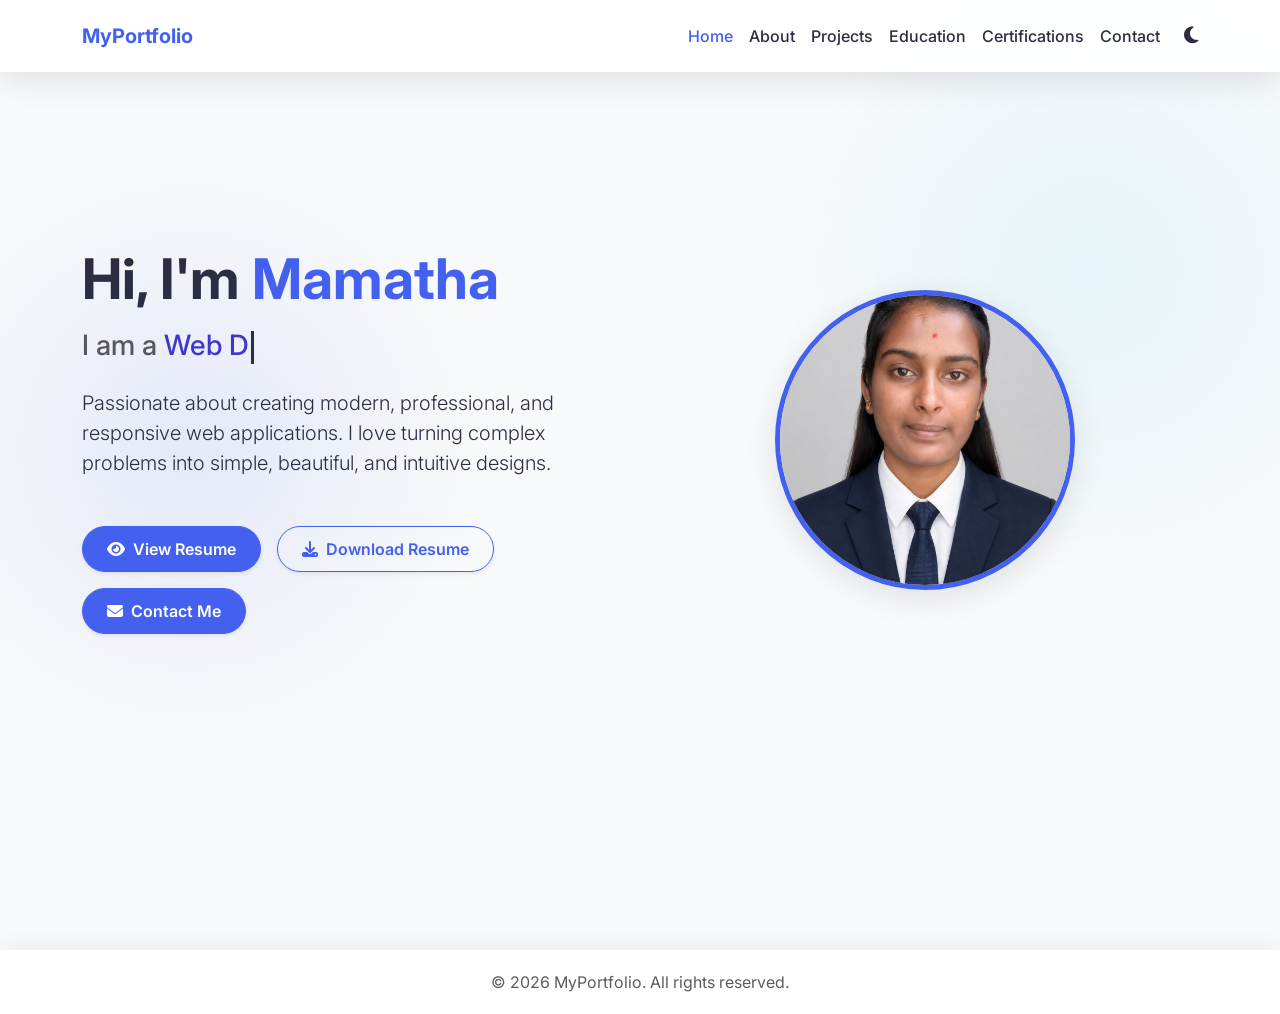
<file: index.html>
<!DOCTYPE html>
<html lang="en">
<head>
  <meta charset="UTF-8">
  <meta name="viewport" content="width=device-width, initial-scale=1.0">
  <title>Portfolio - Home</title>
  
  <!-- Bootstrap 5 CSS -->
  <link href="https://cdn.jsdelivr.net/npm/bootstrap@5.3.2/dist/css/bootstrap.min.css" rel="stylesheet">
  
  <!-- Google Fonts (Inter) -->
  <link rel="preconnect" href="https://fonts.googleapis.com">
  <link rel="preconnect" href="https://fonts.gstatic.com" crossorigin>
  <link href="https://fonts.googleapis.com/css2?family=Inter:wght@300;400;500;600;700&display=swap" rel="stylesheet">
  
  <!-- FontAwesome Icons -->
  <link rel="stylesheet" href="https://cdnjs.cloudflare.com/ajax/libs/font-awesome/6.4.2/css/all.min.css">
  
  <!-- AOS Animation CSS -->
  <link href="https://unpkg.com/aos@2.3.1/dist/aos.css" rel="stylesheet">
  
  <!-- Custom CSS -->
  <link rel="stylesheet" href="css/style.css">
</head>
<body>

  <!-- Navbar -->
  <nav class="navbar navbar-expand-lg fixed-top py-3">
    <div class="container">
      <a class="navbar-brand" href="index.html">MyPortfolio</a>
      <button class="navbar-toggler" type="button" data-bs-toggle="collapse" data-bs-toggle="collapse" data-bs-target="#navbarNav" aria-controls="navbarNav" aria-expanded="false" aria-label="Toggle navigation">
        <span class="navbar-toggler-icon"></span>
      </button>
      <div class="collapse navbar-collapse" id="navbarNav">
        <ul class="navbar-nav ms-auto mb-2 mb-lg-0 align-items-center">
          <li class="nav-item">
            <a class="nav-link active" href="index.html">Home</a>
          </li>
          <li class="nav-item">
            <a class="nav-link" href="pages/about.html">About</a>
          </li>
          <li class="nav-item">
            <a class="nav-link" href="pages/projects.html">Projects</a>
          </li>
          <li class="nav-item">
            <a class="nav-link" href="pages/education.html">Education</a>
          </li>
          <li class="nav-item">
            <a class="nav-link" href="pages/certifications.html">Certifications</a>
          </li>
          <li class="nav-item">
            <a class="nav-link" href="pages/contact.html">Contact</a>
          </li>
          <li class="nav-item ms-lg-3 mt-2 mt-lg-0">
            <button id="theme-toggle" class="theme-toggle" aria-label="Toggle Dark Mode">
              <i id="theme-icon" class="fas fa-moon"></i>
            </button>
          </li>
        </ul>
      </div>
    </div>
  </nav>

  <!-- Hero Section -->
  <section class="hero-section">
    <div class="container">
      <div class="row align-items-center flex-column-reverse flex-lg-row">
        <!-- Text Content -->
        <div class="col-lg-6 text-center text-lg-start mt-5 mt-lg-0" data-aos="fade-right">
          <h1 class="display-4 fw-bold mb-3">Hi, I'm <span style="color: var(--primary-color);">Mamatha</span></h1>
          <h2 class="h3 mb-4 text-muted">
            I am a <span id="typing-text" style="color: var(--secondary-color);"></span><span class="typing-cursor"></span>
          </h2>
          <p class="lead mb-5">
            Passionate about creating modern, professional, and responsive web applications. I love turning complex problems into simple, beautiful, and intuitive designs.
          </p>
          <div class="d-flex justify-content-center justify-content-lg-start gap-3 flex-wrap">
            <a href="images/resume.docx" target="_blank" class="btn btn-primary shadow-sm"><i class="fas fa-eye me-2"></i>View Resume</a>
            <a href="images/resume.docx" download class="btn btn-outline-primary shadow-sm"><i class="fas fa-download me-2"></i>Download Resume</a>
            <a href="pages/contact.html" class="btn btn-primary shadow-sm"><i class="fas fa-envelope me-2"></i>Contact Me</a>
          </div>
        </div>
        <!-- Profile Image -->
        <div class="col-lg-6 text-center" data-aos="fade-left">
          <img src="images/profile.png" alt="Mamatha Profile" class="hero-img img-fluid" onerror="this.onerror=null; this.src='https://via.placeholder.com/300?text=Profile+Photo';">
        </div>
      </div>
    </div>
  </section>

  <!-- Footer -->
  <footer>
    <div class="container">
      <p class="mb-0 text-muted">&copy; 2026 MyPortfolio. All rights reserved.</p>
    </div>
  </footer>

  <!-- Bootstrap 5 JS Bundle -->
  <script src="https://cdn.jsdelivr.net/npm/bootstrap@5.3.2/dist/js/bootstrap.bundle.min.js"></script>
  
  <!-- AOS Animation JS -->
  <script src="https://unpkg.com/aos@2.3.1/dist/aos.js"></script>
  
  <!-- Custom JS -->
  <script src="js/script.js"></script>
</body>
</html>
</file>
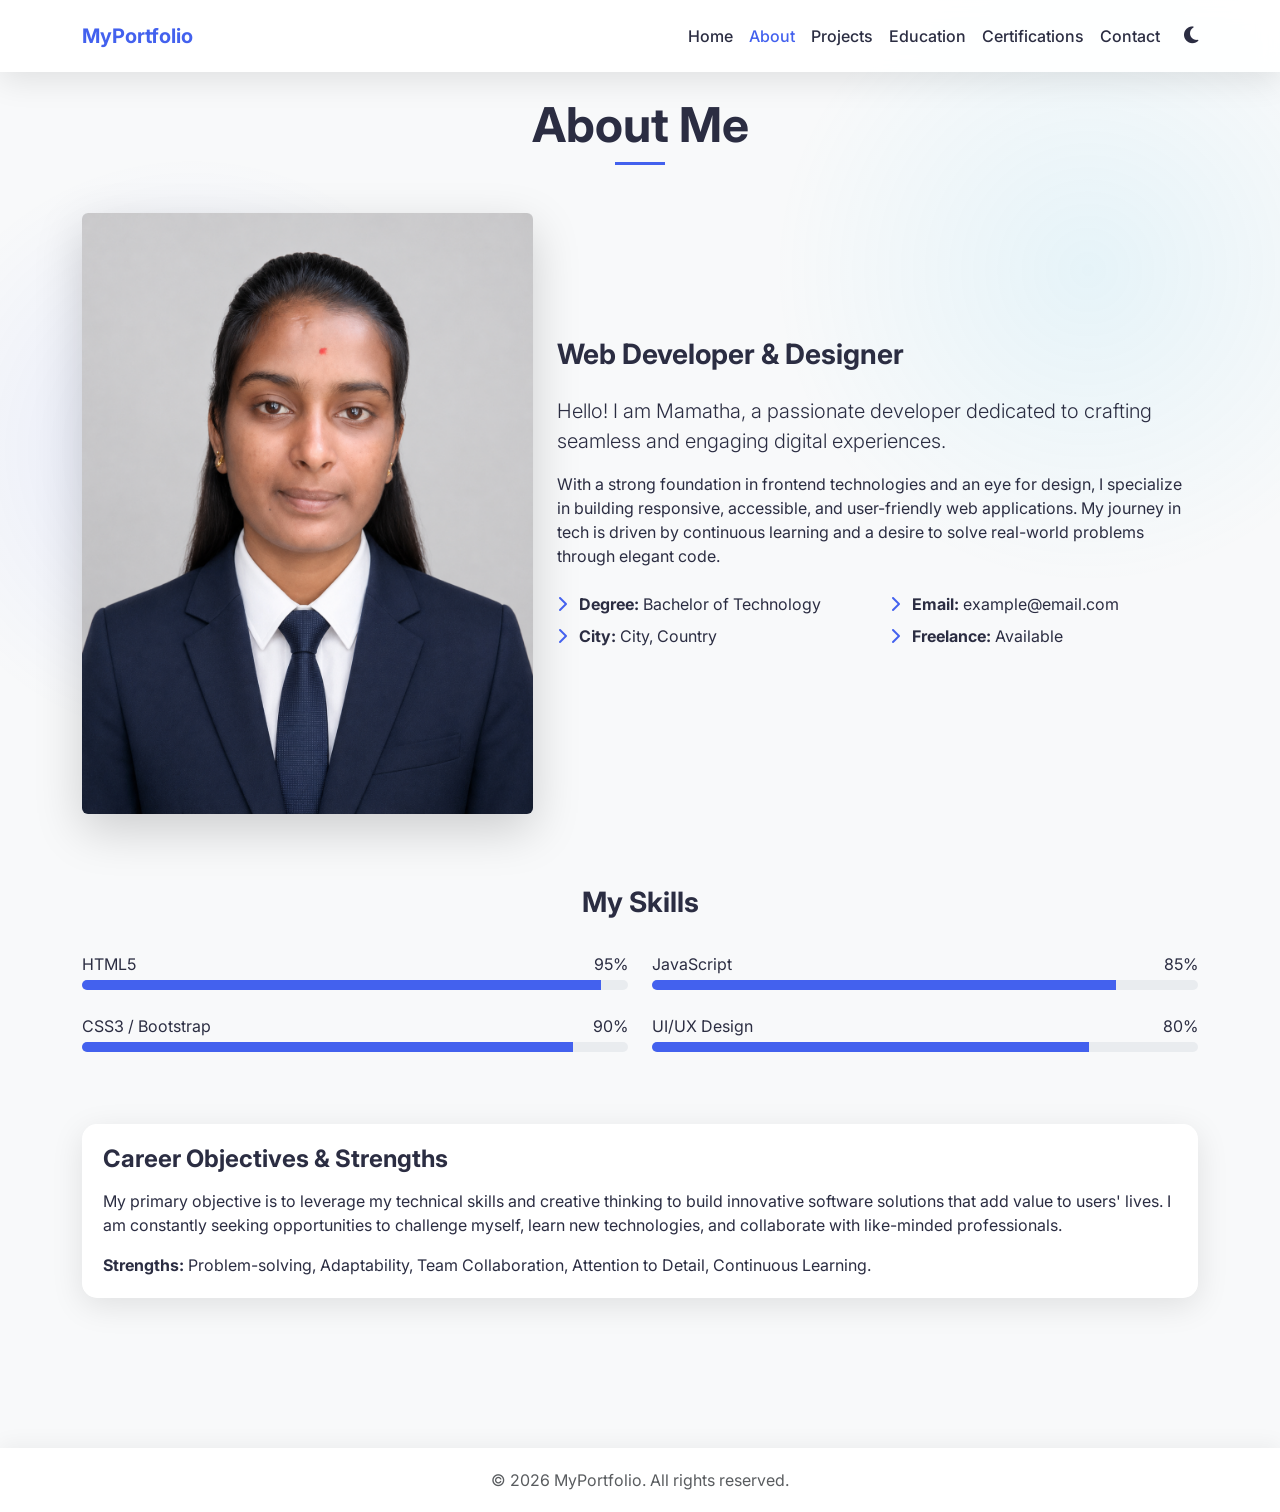
<file: pages/about.html>
<!DOCTYPE html>
<html lang="en">
<head>
  <meta charset="UTF-8">
  <meta name="viewport" content="width=device-width, initial-scale=1.0">
  <title>Portfolio - About Me</title>
  
  <link href="https://cdn.jsdelivr.net/npm/bootstrap@5.3.2/dist/css/bootstrap.min.css" rel="stylesheet">
  <link href="https://fonts.googleapis.com/css2?family=Inter:wght@300;400;500;600;700&display=swap" rel="stylesheet">
  <link rel="stylesheet" href="https://cdnjs.cloudflare.com/ajax/libs/font-awesome/6.4.2/css/all.min.css">
  <link href="https://unpkg.com/aos@2.3.1/dist/aos.css" rel="stylesheet">
  <link rel="stylesheet" href="../css/style.css">
</head>
<body>

  <!-- Navbar -->
  <nav class="navbar navbar-expand-lg fixed-top py-3">
    <div class="container">
      <a class="navbar-brand" href="../index.html">MyPortfolio</a>
      <button class="navbar-toggler" type="button" data-bs-toggle="collapse" data-bs-target="#navbarNav" aria-controls="navbarNav" aria-expanded="false" aria-label="Toggle navigation">
        <span class="navbar-toggler-icon"></span>
      </button>
      <div class="collapse navbar-collapse" id="navbarNav">
        <ul class="navbar-nav ms-auto mb-2 mb-lg-0 align-items-center">
          <li class="nav-item">
            <a class="nav-link" href="../index.html">Home</a>
          </li>
          <li class="nav-item">
            <a class="nav-link active" href="about.html">About</a>
          </li>
          <li class="nav-item">
            <a class="nav-link" href="projects.html">Projects</a>
          </li>
          <li class="nav-item">
            <a class="nav-link" href="education.html">Education</a>
          </li>
          <li class="nav-item">
            <a class="nav-link" href="certifications.html">Certifications</a>
          </li>
          <li class="nav-item">
            <a class="nav-link" href="contact.html">Contact</a>
          </li>
          <li class="nav-item ms-lg-3 mt-2 mt-lg-0">
            <button id="theme-toggle" class="theme-toggle" aria-label="Toggle Dark Mode">
              <i id="theme-icon" class="fas fa-moon"></i>
            </button>
          </li>
        </ul>
      </div>
    </div>
  </nav>

  <!-- About Section -->
  <section class="mt-5 pt-5">
    <div class="container">
      <div class="text-center mb-5" data-aos="fade-up">
        <h2 class="display-5 fw-bold">About Me</h2>
        <div class="mx-auto" style="width: 50px; height: 3px; background-color: var(--primary-color);"></div>
      </div>

      <div class="row align-items-center mb-5">
        <div class="col-lg-5 mb-4 mb-lg-0" data-aos="fade-right">
          <img src="../images/profile.png" alt="Profile" class="img-fluid rounded shadow-lg" onerror="this.onerror=null; this.src='https://via.placeholder.com/500x600?text=Profile+Photo';">
        </div>
        <div class="col-lg-7" data-aos="fade-left">
          <h3 class="mb-4">Web Developer & Designer</h3>
          <p class="lead">Hello! I am Mamatha, a passionate developer dedicated to crafting seamless and engaging digital experiences.</p>
          <p class="mb-4">
            With a strong foundation in frontend technologies and an eye for design, I specialize in building responsive, accessible, and user-friendly web applications. My journey in tech is driven by continuous learning and a desire to solve real-world problems through elegant code.
          </p>
          
          <div class="row mb-4">
            <div class="col-md-6">
              <ul class="list-unstyled">
                <li class="mb-2"><i class="fas fa-chevron-right me-2" style="color: var(--primary-color);"></i> <strong>Degree:</strong> Bachelor of Technology</li>
                <li class="mb-2"><i class="fas fa-chevron-right me-2" style="color: var(--primary-color);"></i> <strong>City:</strong> City, Country</li>
              </ul>
            </div>
            <div class="col-md-6">
              <ul class="list-unstyled">
                <li class="mb-2"><i class="fas fa-chevron-right me-2" style="color: var(--primary-color);"></i> <strong>Email:</strong> example@email.com</li>
                <li class="mb-2"><i class="fas fa-chevron-right me-2" style="color: var(--primary-color);"></i> <strong>Freelance:</strong> Available</li>
              </ul>
            </div>
          </div>
        </div>
      </div>

      <!-- Skills Section -->
      <div class="row mt-5 pt-4">
        <div class="col-12 text-center mb-4" data-aos="fade-up">
          <h3 class="fw-bold">My Skills</h3>
        </div>
        
        <div class="col-md-6" data-aos="fade-up" data-aos-delay="100">
          <div class="mb-4">
            <div class="d-flex justify-content-between mb-1">
              <span>HTML5</span>
              <span>95%</span>
            </div>
            <div class="progress" style="height: 10px;">
              <div class="progress-bar" role="progressbar" style="width: 95%; background-color: var(--primary-color);" aria-valuenow="95" aria-valuemin="0" aria-valuemax="100"></div>
            </div>
          </div>
          
          <div class="mb-4">
            <div class="d-flex justify-content-between mb-1">
              <span>CSS3 / Bootstrap</span>
              <span>90%</span>
            </div>
            <div class="progress" style="height: 10px;">
              <div class="progress-bar" role="progressbar" style="width: 90%; background-color: var(--primary-color);" aria-valuenow="90" aria-valuemin="0" aria-valuemax="100"></div>
            </div>
          </div>
        </div>
        
        <div class="col-md-6" data-aos="fade-up" data-aos-delay="200">
          <div class="mb-4">
            <div class="d-flex justify-content-between mb-1">
              <span>JavaScript</span>
              <span>85%</span>
            </div>
            <div class="progress" style="height: 10px;">
              <div class="progress-bar" role="progressbar" style="width: 85%; background-color: var(--primary-color);" aria-valuenow="85" aria-valuemin="0" aria-valuemax="100"></div>
            </div>
          </div>
          
          <div class="mb-4">
            <div class="d-flex justify-content-between mb-1">
              <span>UI/UX Design</span>
              <span>80%</span>
            </div>
            <div class="progress" style="height: 10px;">
              <div class="progress-bar" role="progressbar" style="width: 80%; background-color: var(--primary-color);" aria-valuenow="80" aria-valuemin="0" aria-valuemax="100"></div>
            </div>
          </div>
        </div>
      </div>
      
      <!-- Career Objectives -->
      <div class="row mt-5" data-aos="fade-up">
        <div class="col-12">
          <div class="glass-card">
            <h4 class="mb-3">Career Objectives & Strengths</h4>
            <p>
              My primary objective is to leverage my technical skills and creative thinking to build innovative software solutions that add value to users' lives. I am constantly seeking opportunities to challenge myself, learn new technologies, and collaborate with like-minded professionals.
            </p>
            <p class="mb-0">
              <strong>Strengths:</strong> Problem-solving, Adaptability, Team Collaboration, Attention to Detail, Continuous Learning.
            </p>
          </div>
        </div>
      </div>
      
    </div>
  </section>

  <!-- Footer -->
  <footer>
    <div class="container">
      <p class="mb-0 text-muted">&copy; 2026 MyPortfolio. All rights reserved.</p>
    </div>
  </footer>

  <script src="https://cdn.jsdelivr.net/npm/bootstrap@5.3.2/dist/js/bootstrap.bundle.min.js"></script>
  <script src="https://unpkg.com/aos@2.3.1/dist/aos.js"></script>
  <script src="../js/script.js"></script>
</body>
</html>
</file>
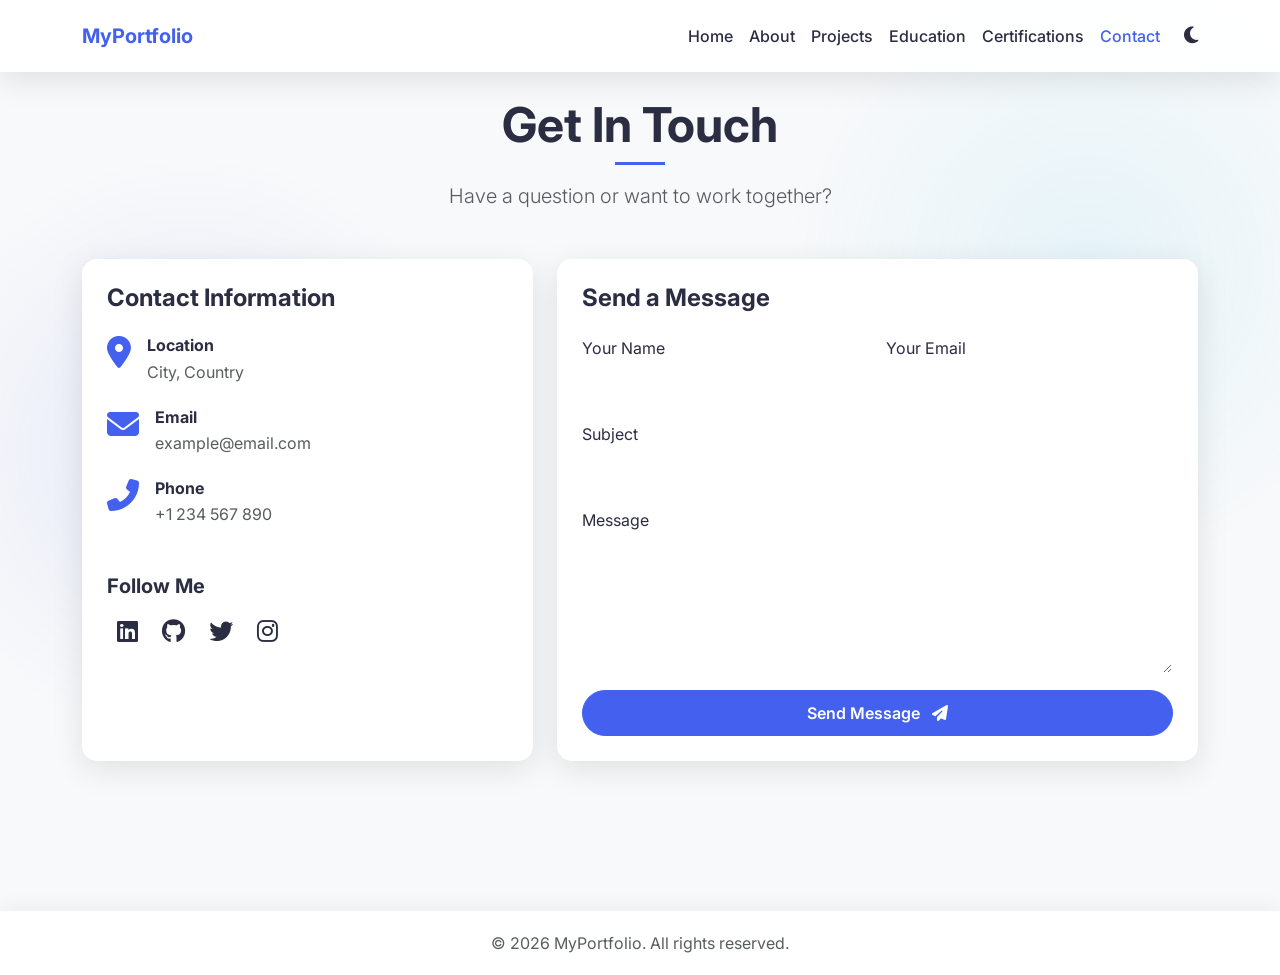
<file: pages/contact.html>
<!DOCTYPE html>
<html lang="en">
<head>
  <meta charset="UTF-8">
  <meta name="viewport" content="width=device-width, initial-scale=1.0">
  <title>Portfolio - Contact</title>
  
  <link href="https://cdn.jsdelivr.net/npm/bootstrap@5.3.2/dist/css/bootstrap.min.css" rel="stylesheet">
  <link href="https://fonts.googleapis.com/css2?family=Inter:wght@300;400;500;600;700&display=swap" rel="stylesheet">
  <link rel="stylesheet" href="https://cdnjs.cloudflare.com/ajax/libs/font-awesome/6.4.2/css/all.min.css">
  <link href="https://unpkg.com/aos@2.3.1/dist/aos.css" rel="stylesheet">
  <link rel="stylesheet" href="../css/style.css">
</head>
<body>

  <!-- Navbar -->
  <nav class="navbar navbar-expand-lg fixed-top py-3">
    <div class="container">
      <a class="navbar-brand" href="../index.html">MyPortfolio</a>
      <button class="navbar-toggler" type="button" data-bs-toggle="collapse" data-bs-target="#navbarNav" aria-controls="navbarNav" aria-expanded="false" aria-label="Toggle navigation">
        <span class="navbar-toggler-icon"></span>
      </button>
      <div class="collapse navbar-collapse" id="navbarNav">
        <ul class="navbar-nav ms-auto mb-2 mb-lg-0 align-items-center">
          <li class="nav-item">
            <a class="nav-link" href="../index.html">Home</a>
          </li>
          <li class="nav-item">
            <a class="nav-link" href="about.html">About</a>
          </li>
          <li class="nav-item">
            <a class="nav-link" href="projects.html">Projects</a>
          </li>
          <li class="nav-item">
            <a class="nav-link" href="education.html">Education</a>
          </li>
          <li class="nav-item">
            <a class="nav-link" href="certifications.html">Certifications</a>
          </li>
          <li class="nav-item">
            <a class="nav-link active" href="contact.html">Contact</a>
          </li>
          <li class="nav-item ms-lg-3 mt-2 mt-lg-0">
            <button id="theme-toggle" class="theme-toggle" aria-label="Toggle Dark Mode">
              <i id="theme-icon" class="fas fa-moon"></i>
            </button>
          </li>
        </ul>
      </div>
    </div>
  </nav>

  <!-- Contact Section -->
  <section class="mt-5 pt-5">
    <div class="container">
      <div class="text-center mb-5" data-aos="fade-up">
        <h2 class="display-5 fw-bold">Get In Touch</h2>
        <div class="mx-auto" style="width: 50px; height: 3px; background-color: var(--primary-color);"></div>
        <p class="lead mt-3 text-muted">Have a question or want to work together?</p>
      </div>

      <div class="row">
        <!-- Contact Information -->
        <div class="col-lg-5 mb-5 mb-lg-0" data-aos="fade-right">
          <div class="glass-card h-100 p-4">
            <h4 class="fw-bold mb-4">Contact Information</h4>
            
            <div class="d-flex mb-4">
              <div class="me-3">
                <i class="fas fa-map-marker-alt fa-2x" style="color: var(--primary-color);"></i>
              </div>
              <div>
                <h6 class="fw-bold mb-1">Location</h6>
                <p class="text-muted mb-0">City, Country</p>
              </div>
            </div>

            <div class="d-flex mb-4">
              <div class="me-3">
                <i class="fas fa-envelope fa-2x" style="color: var(--primary-color);"></i>
              </div>
              <div>
                <h6 class="fw-bold mb-1">Email</h6>
                <p class="text-muted mb-0"><a href="mailto:example@email.com" class="text-decoration-none text-muted">example@email.com</a></p>
              </div>
            </div>

            <div class="d-flex mb-5">
              <div class="me-3">
                <i class="fas fa-phone-alt fa-2x" style="color: var(--primary-color);"></i>
              </div>
              <div>
                <h6 class="fw-bold mb-1">Phone</h6>
                <p class="text-muted mb-0">+1 234 567 890</p>
              </div>
            </div>

            <h5 class="fw-bold mb-3">Follow Me</h5>
            <div class="social-icons">
              <a href="#" target="_blank"><i class="fab fa-linkedin"></i></a>
              <a href="#" target="_blank"><i class="fab fa-github"></i></a>
              <a href="#" target="_blank"><i class="fab fa-twitter"></i></a>
              <a href="#" target="_blank"><i class="fab fa-instagram"></i></a>
            </div>
          </div>
        </div>

        <!-- Contact Form -->
        <div class="col-lg-7" data-aos="fade-left">
          <div class="glass-card p-4">
            <h4 class="fw-bold mb-4">Send a Message</h4>
            <form>
              <div class="row g-3">
                <div class="col-md-6">
                  <label for="name" class="form-label">Your Name</label>
                  <input type="text" class="form-control" id="name" required>
                </div>
                <div class="col-md-6">
                  <label for="email" class="form-label">Your Email</label>
                  <input type="email" class="form-control" id="email" required>
                </div>
                <div class="col-12">
                  <label for="subject" class="form-label">Subject</label>
                  <input type="text" class="form-control" id="subject" required>
                </div>
                <div class="col-12">
                  <label for="message" class="form-label">Message</label>
                  <textarea class="form-control" id="message" rows="5" required></textarea>
                </div>
                <div class="col-12">
                  <button type="submit" class="btn btn-primary w-100">Send Message <i class="fas fa-paper-plane ms-2"></i></button>
                </div>
              </div>
            </form>
          </div>
        </div>

      </div>
    </div>
  </section>

  <!-- Footer -->
  <footer>
    <div class="container">
      <p class="mb-0 text-muted">&copy; 2026 MyPortfolio. All rights reserved.</p>
    </div>
  </footer>

  <script src="https://cdn.jsdelivr.net/npm/bootstrap@5.3.2/dist/js/bootstrap.bundle.min.js"></script>
  <script src="https://unpkg.com/aos@2.3.1/dist/aos.js"></script>
  <script src="../js/script.js"></script>
</body>
</html>
</file>
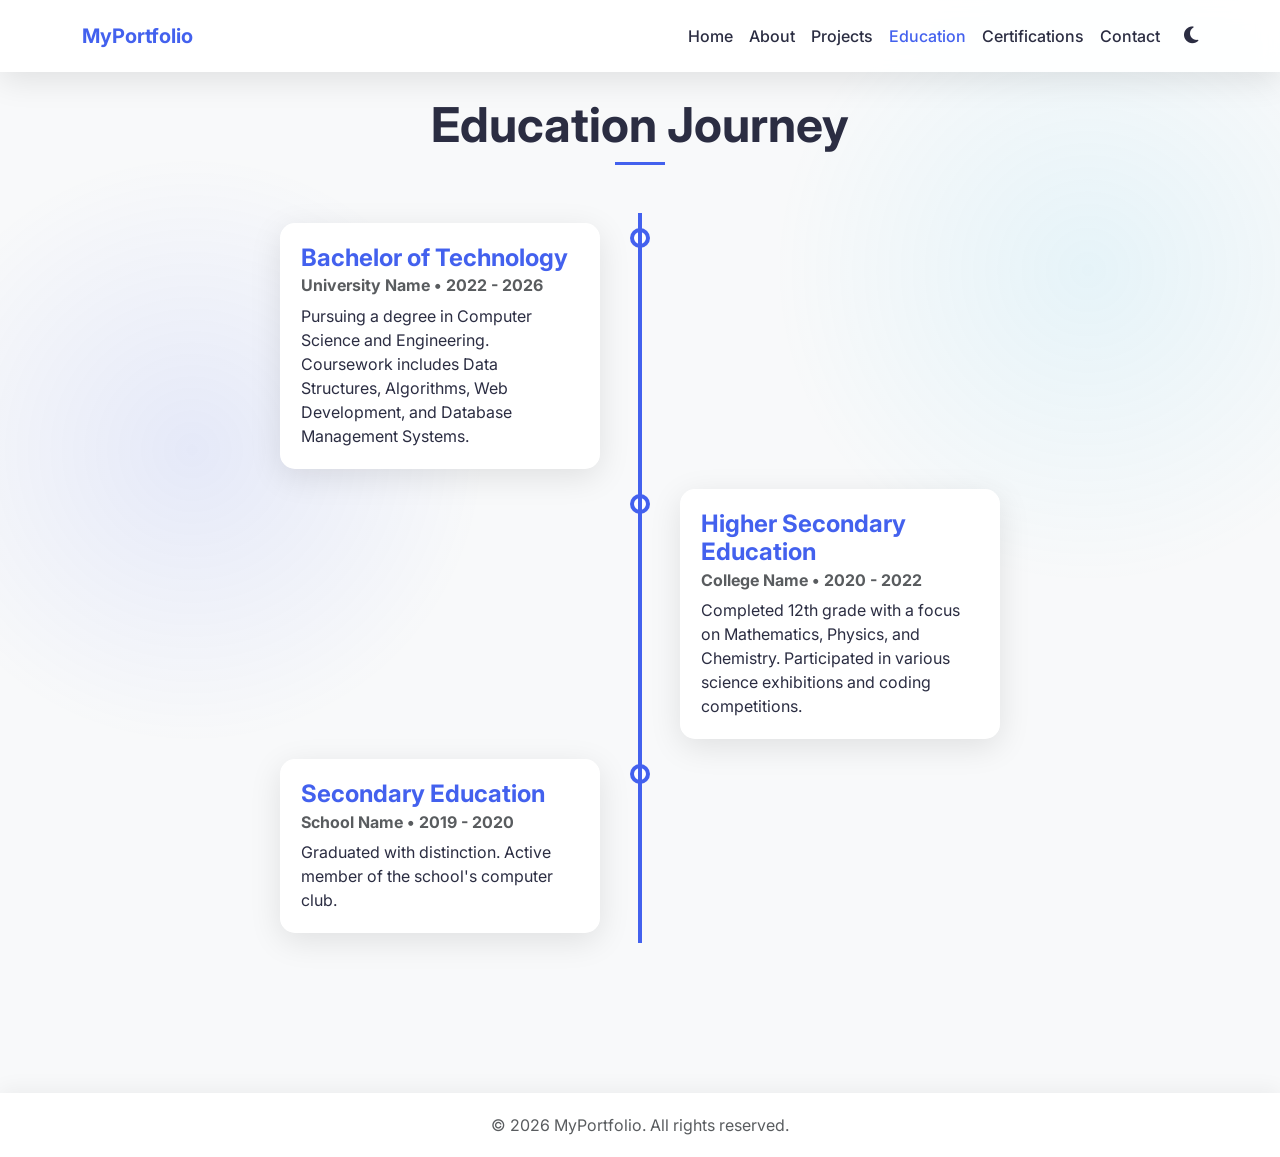
<file: pages/education.html>
<!DOCTYPE html>
<html lang="en">
<head>
  <meta charset="UTF-8">
  <meta name="viewport" content="width=device-width, initial-scale=1.0">
  <title>Portfolio - Education</title>
  
  <link href="https://cdn.jsdelivr.net/npm/bootstrap@5.3.2/dist/css/bootstrap.min.css" rel="stylesheet">
  <link href="https://fonts.googleapis.com/css2?family=Inter:wght@300;400;500;600;700&display=swap" rel="stylesheet">
  <link rel="stylesheet" href="https://cdnjs.cloudflare.com/ajax/libs/font-awesome/6.4.2/css/all.min.css">
  <link href="https://unpkg.com/aos@2.3.1/dist/aos.css" rel="stylesheet">
  <link rel="stylesheet" href="../css/style.css">
</head>
<body>

  <!-- Navbar -->
  <nav class="navbar navbar-expand-lg fixed-top py-3">
    <div class="container">
      <a class="navbar-brand" href="../index.html">MyPortfolio</a>
      <button class="navbar-toggler" type="button" data-bs-toggle="collapse" data-bs-target="#navbarNav" aria-controls="navbarNav" aria-expanded="false" aria-label="Toggle navigation">
        <span class="navbar-toggler-icon"></span>
      </button>
      <div class="collapse navbar-collapse" id="navbarNav">
        <ul class="navbar-nav ms-auto mb-2 mb-lg-0 align-items-center">
          <li class="nav-item">
            <a class="nav-link" href="../index.html">Home</a>
          </li>
          <li class="nav-item">
            <a class="nav-link" href="about.html">About</a>
          </li>
          <li class="nav-item">
            <a class="nav-link" href="projects.html">Projects</a>
          </li>
          <li class="nav-item">
            <a class="nav-link active" href="education.html">Education</a>
          </li>
          <li class="nav-item">
            <a class="nav-link" href="certifications.html">Certifications</a>
          </li>
          <li class="nav-item">
            <a class="nav-link" href="contact.html">Contact</a>
          </li>
          <li class="nav-item ms-lg-3 mt-2 mt-lg-0">
            <button id="theme-toggle" class="theme-toggle" aria-label="Toggle Dark Mode">
              <i id="theme-icon" class="fas fa-moon"></i>
            </button>
          </li>
        </ul>
      </div>
    </div>
  </nav>

  <!-- Education Section -->
  <section class="mt-5 pt-5">
    <div class="container">
      <div class="text-center mb-5" data-aos="fade-up">
        <h2 class="display-5 fw-bold">Education Journey</h2>
        <div class="mx-auto" style="width: 50px; height: 3px; background-color: var(--primary-color);"></div>
      </div>

      <div class="timeline">
        
        <!-- Timeline Item 1 -->
        <div class="timeline-item left" data-aos="fade-right">
          <div class="glass-card">
            <h4 class="mb-1 fw-bold" style="color: var(--primary-color);">Bachelor of Technology</h4>
            <h6 class="text-muted mb-2">University Name • 2022 - 2026</h6>
            <p class="mb-0">
              Pursuing a degree in Computer Science and Engineering. Coursework includes Data Structures, Algorithms, Web Development, and Database Management Systems.
            </p>
          </div>
        </div>

        <!-- Timeline Item 2 -->
        <div class="timeline-item right" data-aos="fade-left">
          <div class="glass-card">
            <h4 class="mb-1 fw-bold" style="color: var(--primary-color);">Higher Secondary Education</h4>
            <h6 class="text-muted mb-2">College Name • 2020 - 2022</h6>
            <p class="mb-0">
              Completed 12th grade with a focus on Mathematics, Physics, and Chemistry. Participated in various science exhibitions and coding competitions.
            </p>
          </div>
        </div>

        <!-- Timeline Item 3 -->
        <div class="timeline-item left" data-aos="fade-right">
          <div class="glass-card">
            <h4 class="mb-1 fw-bold" style="color: var(--primary-color);">Secondary Education</h4>
            <h6 class="text-muted mb-2">School Name • 2019 - 2020</h6>
            <p class="mb-0">
              Graduated with distinction. Active member of the school's computer club.
            </p>
          </div>
        </div>

      </div>
    </div>
  </section>

  <!-- Footer -->
  <footer>
    <div class="container">
      <p class="mb-0 text-muted">&copy; 2026 MyPortfolio. All rights reserved.</p>
    </div>
  </footer>

  <script src="https://cdn.jsdelivr.net/npm/bootstrap@5.3.2/dist/js/bootstrap.bundle.min.js"></script>
  <script src="https://unpkg.com/aos@2.3.1/dist/aos.js"></script>
  <script src="../js/script.js"></script>
</body>
</html>
</file>
<file: css/style.css>
:root {
  --primary-color: #4361ee;
  --secondary-color: #3f37c9;
  --bg-color: #f8f9fa;
  --text-color: #2b2d42;
  --text-muted: #6c757d;
  --card-bg: #ffffff;
  --nav-bg: rgba(255, 255, 255, 0.9);
  --glass-border: rgba(255, 255, 255, 0.2);
  --shadow: 0 8px 32px rgba(0, 0, 0, 0.1);
  --transition: all 0.3s ease;
}

[data-theme="dark"] {
  --primary-color: #4cc9f0;
  --secondary-color: #4361ee;
  --bg-color: #121212;
  --text-color: #e0e0e0;
  --text-muted: #a0a0a0;
  --card-bg: #1e1e1e;
  --nav-bg: rgba(18, 18, 18, 0.9);
  --glass-border: rgba(255, 255, 255, 0.05);
  --shadow: 0 8px 32px rgba(0, 0, 0, 0.4);
}

/* Base styling */
html {
  scroll-behavior: smooth;
}

body {
  font-family: 'Inter', sans-serif;
  background-color: var(--bg-color);
  color: var(--text-color);
  transition: var(--transition);
  margin: 0;
  padding: 0;
  position: relative;
}

/* Background animation */
body::before {
  content: '';
  position: fixed;
  top: 0;
  left: 0;
  width: 100vw;
  height: 100vh;
  z-index: -1;
  background: radial-gradient(circle at 15% 50%, rgba(67, 97, 238, 0.1), transparent 25%),
              radial-gradient(circle at 85% 30%, rgba(76, 201, 240, 0.1), transparent 25%);
}

/* Glassmorphism Classes */
.glass {
  background: var(--card-bg);
  backdrop-filter: blur(10px);
  -webkit-backdrop-filter: blur(10px);
  border: 1px solid var(--glass-border);
  box-shadow: var(--shadow);
  border-radius: 15px;
}

.glass-card {
  background: var(--card-bg);
  border: 1px solid var(--glass-border);
  box-shadow: var(--shadow);
  border-radius: 15px;
  padding: 20px;
}

/* Navbar */
.navbar {
  background: var(--nav-bg);
  backdrop-filter: blur(10px);
  box-shadow: var(--shadow);
  transition: var(--transition);
}

.navbar-brand {
  font-weight: 700;
  color: var(--primary-color) !important;
}

.nav-link {
  color: var(--text-color) !important;
  font-weight: 500;
  transition: var(--transition);
}

.nav-link:hover, .nav-link.active {
  color: var(--primary-color) !important;
}

/* Buttons */
.btn-primary {
  background-color: var(--primary-color);
  border-color: var(--primary-color);
  border-radius: 30px;
  padding: 10px 24px;
  font-weight: 600;
  transition: var(--transition);
}

.btn-primary:hover {
  background-color: var(--secondary-color);
  border-color: var(--secondary-color);
  transform: translateY(-2px);
  box-shadow: 0 4px 15px rgba(67, 97, 238, 0.4);
}

.btn-outline-primary {
  color: var(--primary-color);
  border-color: var(--primary-color);
  border-radius: 30px;
  padding: 10px 24px;
  font-weight: 600;
  transition: var(--transition);
}

.btn-outline-primary:hover {
  background-color: var(--primary-color);
  color: #fff;
  transform: translateY(-2px);
}

/* Typography */
h1, h2, h3, h4, h5, h6 {
  font-weight: 700;
}

section {
  padding: 100px 0;
}

/* Hero Section */
.hero-section {
  min-height: 100vh;
  display: flex;
  align-items: center;
  padding-top: 80px; /* Offset for navbar */
}

.hero-img {
  width: 300px;
  height: 300px;
  object-fit: cover;
  border-radius: 50%;
  border: 5px solid var(--primary-color);
  box-shadow: var(--shadow);
  transition: transform 0.3s ease;
}

.hero-img:hover {
  transform: scale(1.05);
}

/* Typing Effect cursor */
.typing-cursor {
  display: inline-block;
  width: 3px;
  background-color: var(--text-color);
  animation: blink 0.7s infinite;
  margin-left: 2px;
  vertical-align: middle;
  height: 1.2em;
}

@keyframes blink {
  0%, 100% { opacity: 1; }
  50% { opacity: 0; }
}

/* Cards (Projects, Certs) */
.card {
  background-color: var(--card-bg);
  border: none;
  border-radius: 15px;
  box-shadow: var(--shadow);
  transition: var(--transition);
  overflow: hidden;
  height: 100%;
}

.card:hover {
  transform: translateY(-10px);
}

.card-img-top {
  height: 200px;
  object-fit: cover;
  transition: transform 0.5s ease;
}

.card:hover .card-img-top {
  transform: scale(1.1);
}

.img-overflow-hidden {
  overflow: hidden;
}

.card-title {
  color: var(--text-color);
}

.card-text {
  color: var(--text-muted);
}

/* Timeline */
.timeline {
  position: relative;
  max-width: 800px;
  margin: 0 auto;
}

.timeline::after {
  content: '';
  position: absolute;
  width: 4px;
  background-color: var(--primary-color);
  top: 0;
  bottom: 0;
  left: 50%;
  margin-left: -2px;
}

.timeline-item {
  padding: 10px 40px;
  position: relative;
  background-color: inherit;
  width: 50%;
}

.timeline-item.left {
  left: 0;
}

.timeline-item.right {
  left: 50%;
}

.timeline-item::after {
  content: '';
  position: absolute;
  width: 20px;
  height: 20px;
  right: -10px;
  background-color: var(--card-bg);
  border: 4px solid var(--primary-color);
  top: 15px;
  border-radius: 50%;
  z-index: 1;
}

.timeline-item.right::after {
  left: -10px;
}

@media screen and (max-width: 768px) {
  .timeline::after {
    left: 31px;
  }
  .timeline-item {
    width: 100%;
    padding-left: 70px;
    padding-right: 25px;
  }
  .timeline-item.right {
    left: 0%;
  }
  .timeline-item.left::after, .timeline-item.right::after {
    left: 21px;
  }
}

/* Footer */
footer {
  background-color: var(--card-bg);
  padding: 20px 0;
  text-align: center;
  box-shadow: 0 -4px 20px rgba(0, 0, 0, 0.05);
  margin-top: 50px;
}

/* Dark mode toggle */
.theme-toggle {
  cursor: pointer;
  font-size: 1.2rem;
  color: var(--text-color);
  background: none;
  border: none;
  padding: 0;
  display: flex;
  align-items: center;
}

.theme-toggle:focus {
  outline: none;
}

/* Form Controls */
.form-control {
  background-color: var(--card-bg);
  border: 1px solid var(--glass-border);
  color: var(--text-color);
}
.form-control:focus {
  background-color: var(--card-bg);
  color: var(--text-color);
  border-color: var(--primary-color);
  box-shadow: 0 0 0 0.25rem rgba(67, 97, 238, 0.25);
}

.social-icons a {
  color: var(--text-color);
  font-size: 1.5rem;
  margin: 0 10px;
  transition: var(--transition);
}

.social-icons a:hover {
  color: var(--primary-color);
  transform: translateY(-3px);
}
</file>
